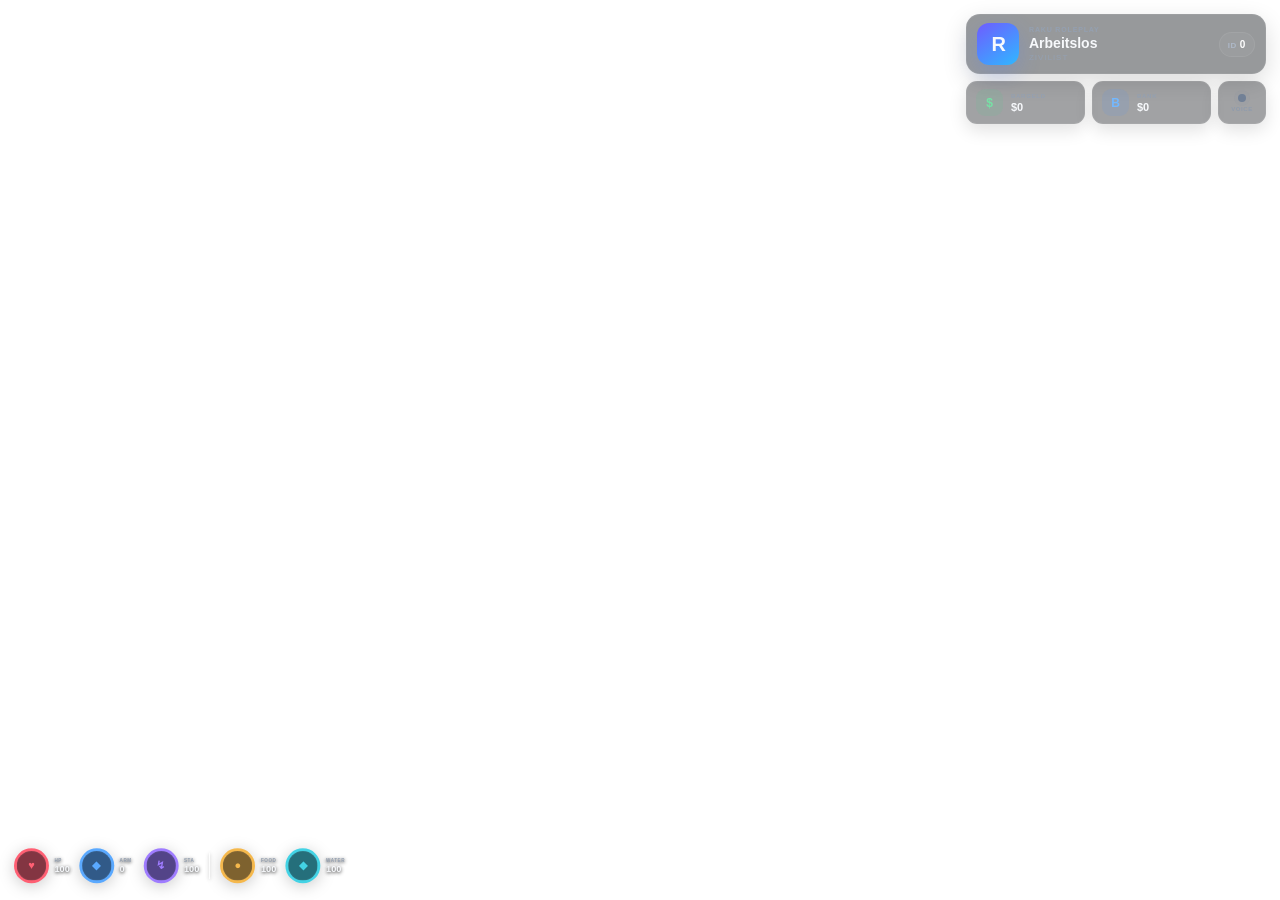
<file: raku_hud/html/index.html>
<!doctype html>
<html lang="de">
<head>
  <meta charset="UTF-8" />
  <meta name="viewport" content="width=device-width, initial-scale=1.0" />
  <title>Raku HUD</title>
  <link rel="stylesheet" href="style.css" />
</head>
<body>
  <main id="hud" class="hud">
    <section class="player-panel">
      <div class="player-line">
        <div class="server-mark">R</div>
        <div class="job-copy">
          <span class="overline">RAKU ROLEPLAY</span>
          <strong id="job">Arbeitslos</strong>
          <span id="grade">Zivilist</span>
        </div>
        <div class="id-chip">ID <b id="playerId">0</b></div>
      </div>

      <div class="finance-row">
        <div class="finance-chip cash-chip">
          <span class="finance-icon">$</span>
          <div><small>BARGELD</small><strong id="cash">$0</strong></div>
        </div>
        <div class="finance-chip bank-chip">
          <span class="finance-icon">B</span>
          <div><small>BANK</small><strong id="bank">$0</strong></div>
        </div>
        <div id="voiceChip" class="voice-chip">
          <span class="voice-dot"></span>
          <span id="voiceLabel">VOICE</span>
        </div>
      </div>
    </section>

    <section class="status-dock" aria-label="Spielerstatus">
      <div class="stat health" data-status="health" title="Gesundheit">
        <div class="ring"><span class="icon">♥</span></div>
        <div class="stat-copy"><small>HP</small><b id="healthValue">100</b></div>
      </div>

      <div class="stat armor" data-status="armor" title="Rüstung">
        <div class="ring"><span class="icon">◆</span></div>
        <div class="stat-copy"><small>ARM</small><b id="armorValue">0</b></div>
      </div>

      <div class="stat stamina" data-status="stamina" title="Ausdauer">
        <div class="ring"><span class="icon">↯</span></div>
        <div class="stat-copy"><small>STA</small><b id="staminaValue">100</b></div>
      </div>

      <div class="dock-separator"></div>

      <div class="stat hunger" data-status="hunger" title="Hunger">
        <div class="ring"><span class="icon">●</span></div>
        <div class="stat-copy"><small>FOOD</small><b id="hungerValue">100</b></div>
      </div>

      <div class="stat thirst" data-status="thirst" title="Durst">
        <div class="ring"><span class="icon">◆</span></div>
        <div class="stat-copy"><small>WATER</small><b id="thirstValue">100</b></div>
      </div>

      <div id="oxygenStat" class="stat oxygen contextual" data-status="oxygen" title="Sauerstoff">
        <div class="ring"><span class="icon">◌</span></div>
        <div class="stat-copy"><small>O2</small><b id="oxygenValue">100</b></div>
      </div>

      <div id="stressStat" class="stat stress contextual" data-status="stress" title="Stress">
        <div class="ring"><span class="icon">!</span></div>
        <div class="stat-copy"><small>STR</small><b id="stressValue">0</b></div>
      </div>
    </section>

    <section id="vehiclePanel" class="vehicle-panel hidden-panel">
      <div class="speed"><strong id="speed">0</strong><small>KM/H</small></div>
      <div class="vehicle-health">
        <span>MOTOR</span>
        <div class="vehicle-track"><i id="vehicleHealthBar"></i></div>
        <b id="vehicleHealthValue">100%</b>
      </div>
    </section>
  </main>

  <script src="app.js"></script>
</body>
</html>
</file>
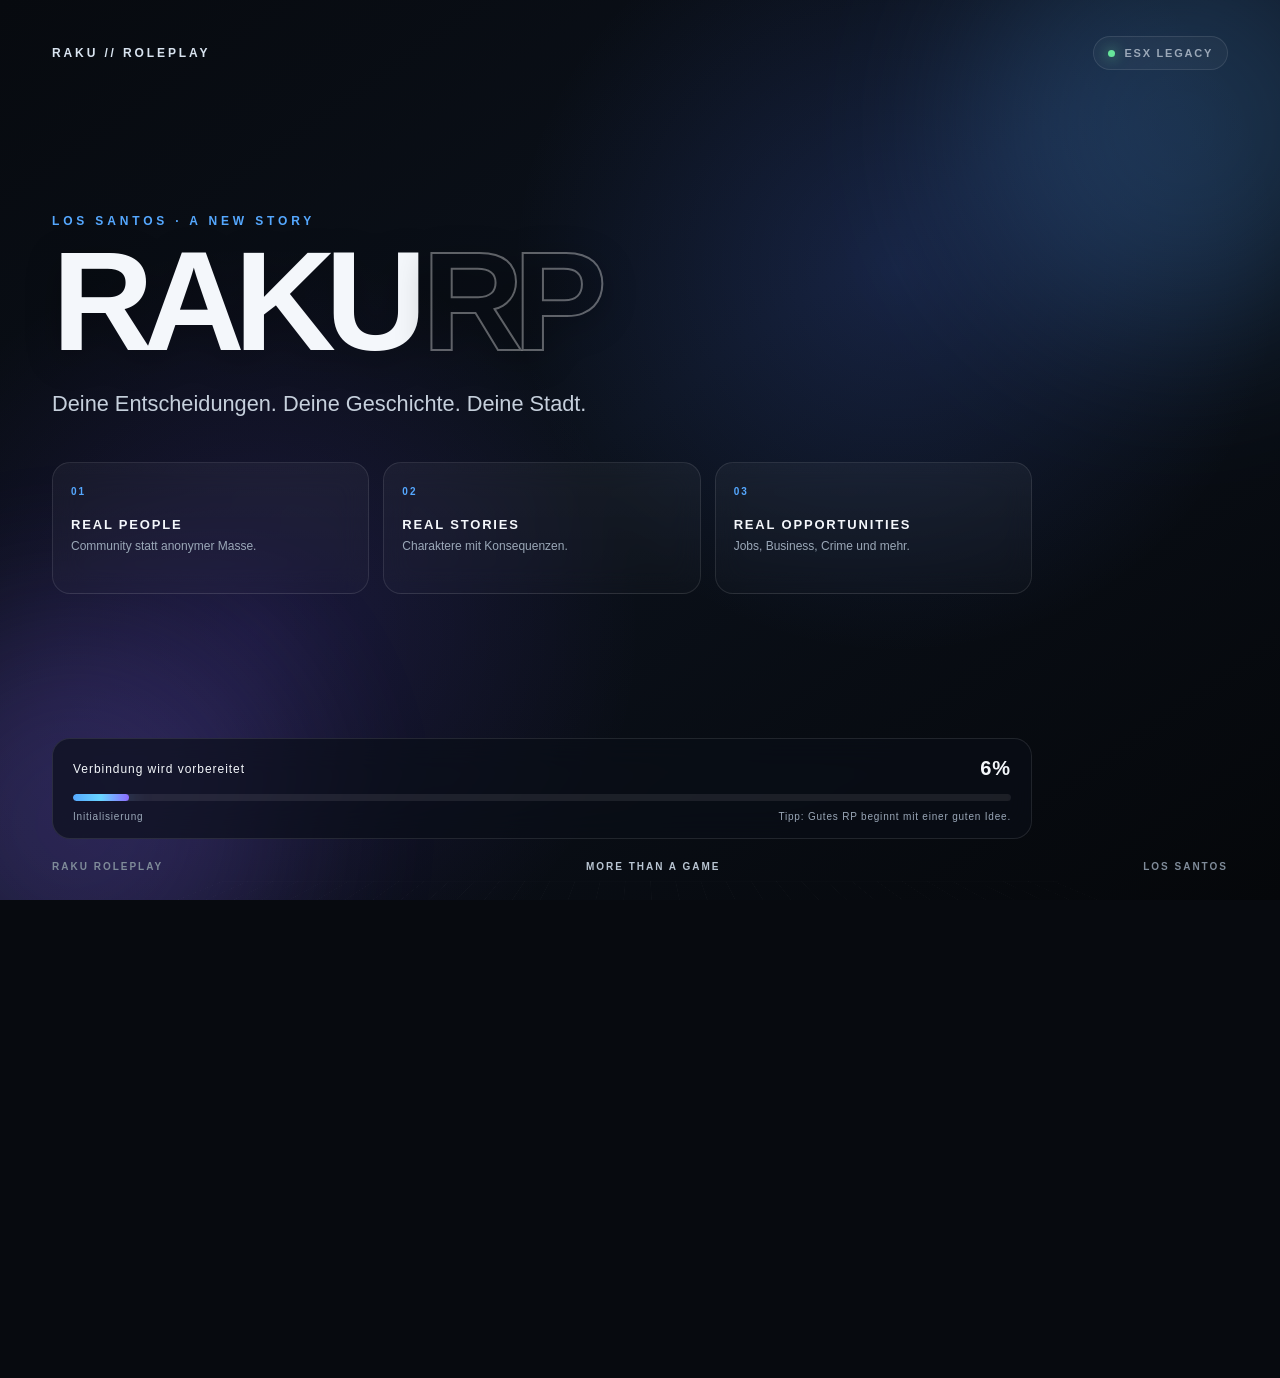
<file: raku_loadscreen/html/index.html>
<!doctype html>
<html lang="de">
<head>
  <meta charset="utf-8" />
  <meta name="viewport" content="width=device-width, initial-scale=1" />
  <title>Raku Roleplay</title>
  <link rel="stylesheet" href="style.css" />
</head>
<body>
  <div class="scene" aria-hidden="true">
    <div class="grid"></div>
    <div class="glow glow-a"></div>
    <div class="glow glow-b"></div>
    <div class="noise"></div>
  </div>

  <main class="shell">
    <header class="topbar">
      <div class="brand-mini">RAKU // ROLEPLAY</div>
      <div class="server-pill"><span class="dot"></span> ESX LEGACY</div>
    </header>

    <section class="hero">
      <div class="eyebrow">LOS SANTOS · A NEW STORY</div>
      <h1>RAKU<span>RP</span></h1>
      <p class="lead">Deine Entscheidungen. Deine Geschichte. Deine Stadt.</p>

      <div class="cards">
        <article>
          <span class="card-kicker">01</span>
          <h2>REAL PEOPLE</h2>
          <p>Community statt anonymer Masse.</p>
        </article>
        <article>
          <span class="card-kicker">02</span>
          <h2>REAL STORIES</h2>
          <p>Charaktere mit Konsequenzen.</p>
        </article>
        <article>
          <span class="card-kicker">03</span>
          <h2>REAL OPPORTUNITIES</h2>
          <p>Jobs, Business, Crime und mehr.</p>
        </article>
      </div>
    </section>

    <section class="loading-panel">
      <div class="loading-copy">
        <span id="status">Verbindung wird vorbereitet</span>
        <strong id="percent">0%</strong>
      </div>
      <div class="progress-track">
        <div class="progress-bar" id="progressBar"></div>
      </div>
      <div class="loading-meta">
        <span id="stage">Initialisierung</span>
        <span class="hint">Tipp: Gutes RP beginnt mit einer guten Idee.</span>
      </div>
    </section>

    <footer>
      <span>RAKU ROLEPLAY</span>
      <span class="footer-center">MORE THAN A GAME</span>
      <span>LOS SANTOS</span>
    </footer>
  </main>

  <script src="app.js"></script>
</body>
</html>
</file>
<file: raku_hud/html/style.css>
* { box-sizing: border-box; }

html, body {
  margin: 0;
  width: 100%;
  height: 100%;
  overflow: hidden;
  background: transparent !important;
  background-color: transparent !important;
  font-family: Arial, Helvetica, sans-serif;
  color: #f7f9fc;
}

body { pointer-events: none; }

:root {
  --muted: #94a0b1;
  --health: #ff5f73;
  --armor: #5aa9ff;
  --stamina: #9f7cff;
  --hunger: #f5b84c;
  --thirst: #43d3e5;
  --oxygen: #73e6ff;
  --stress: #ff8b5a;
}

.hud {
  position: fixed;
  inset: 0;
  opacity: 1;
  transition: opacity .18s ease;
  background: transparent !important;
}

.hud.hidden { opacity: 0; }

.player-panel {
  position: absolute;
  top: 2.1vh;
  right: 1.6vw;
  width: 330px;
  display: flex;
  flex-direction: column;
  gap: 7px;
}

.player-line {
  display: grid;
  grid-template-columns: 42px 1fr auto;
  align-items: center;
  gap: 10px;
  min-height: 58px;
  padding: 8px 10px;
  border-radius: 14px;
  background: rgba(8, 12, 18, .42);
  border: 1px solid rgba(255,255,255,.06);
  box-shadow: 0 8px 24px rgba(0,0,0,.14);
}

.server-mark {
  width: 42px;
  height: 42px;
  display: grid;
  place-items: center;
  border-radius: 12px;
  font-size: 20px;
  font-weight: 900;
  letter-spacing: -.08em;
  background: linear-gradient(145deg, #6f5cff, #2fb8ff);
  box-shadow: 0 8px 22px rgba(68,117,255,.24);
}

.job-copy {
  min-width: 0;
  display: flex;
  flex-direction: column;
  gap: 2px;
}

.overline,
.job-copy > span:last-child,
.finance-chip small,
.stat-copy small,
.vehicle-health span {
  color: var(--muted);
  text-transform: uppercase;
  letter-spacing: .12em;
}

.overline { font-size: 7px; font-weight: 800; }
.job-copy strong { font-size: 14px; white-space: nowrap; overflow: hidden; text-overflow: ellipsis; }
.job-copy > span:last-child { font-size: 8px; }

.id-chip {
  padding: 6px 8px;
  border-radius: 999px;
  background: rgba(255,255,255,.04);
  border: 1px solid rgba(255,255,255,.07);
  color: #aeb9c8;
  font-size: 8px;
  font-weight: 800;
  letter-spacing: .08em;
}
.id-chip b { color: white; font-size: 10px; }

.finance-row {
  display: grid;
  grid-template-columns: 1fr 1fr auto;
  gap: 7px;
}

.finance-chip,
.voice-chip {
  min-width: 0;
  min-height: 42px;
  border-radius: 11px;
  background: rgba(8, 12, 18, .38);
  border: 1px solid rgba(255,255,255,.055);
  box-shadow: 0 6px 18px rgba(0,0,0,.12);
}

.finance-chip {
  display: flex;
  align-items: center;
  gap: 8px;
  padding: 7px 9px;
}

.finance-icon {
  width: 27px;
  height: 27px;
  flex: 0 0 27px;
  display: grid;
  place-items: center;
  border-radius: 9px;
  font-size: 12px;
  font-weight: 900;
  color: #76e2a6;
  background: rgba(74,210,133,.11);
}
.bank-chip .finance-icon { color: #73b8ff; background: rgba(74,149,255,.11); }
.finance-chip small { display: block; font-size: 6px; font-weight: 800; margin-bottom: 2px; }
.finance-chip strong { display: block; max-width: 90px; overflow: hidden; white-space: nowrap; text-overflow: ellipsis; font-size: 11px; }

.voice-chip {
  width: 48px;
  display: flex;
  flex-direction: column;
  align-items: center;
  justify-content: center;
  gap: 4px;
  font-size: 6px;
  font-weight: 800;
  letter-spacing: .1em;
  color: #8f9bad;
}
.voice-dot {
  width: 8px;
  height: 8px;
  border-radius: 50%;
  background: #718096;
  box-shadow: 0 0 0 4px rgba(113,128,150,.08);
  transition: .15s ease;
}
.voice-chip.talking .voice-dot {
  background: #65e69c;
  box-shadow: 0 0 0 4px rgba(101,230,156,.10), 0 0 14px rgba(101,230,156,.45);
}
.voice-chip.talking { color: #b9f4d1; }

/* Fully floating status HUD: no black parent container */
.status-dock {
  position: absolute;
  left: 1.5vw;
  bottom: 2.1vh;
  display: flex;
  align-items: center;
  gap: 10px;
  padding: 0;
  margin: 0;
  background: transparent !important;
  border: 0 !important;
  box-shadow: none !important;
  backdrop-filter: none !important;
  -webkit-backdrop-filter: none !important;
}

.stat {
  --stat-color: #fff;
  --value: 100;
  min-width: 55px;
  height: 44px;
  display: flex;
  align-items: center;
  gap: 6px;
  padding: 0;
  border: 0;
  background: transparent !important;
  box-shadow: none !important;
  transition: opacity .16s ease, transform .16s ease;
}

.stat.health { --stat-color: var(--health); }
.stat.armor { --stat-color: var(--armor); }
.stat.stamina { --stat-color: var(--stamina); }
.stat.hunger { --stat-color: var(--hunger); }
.stat.thirst { --stat-color: var(--thirst); }
.stat.oxygen { --stat-color: var(--oxygen); }
.stat.stress { --stat-color: var(--stress); }

.ring {
  position: relative;
  width: 38px;
  height: 38px;
  flex: 0 0 38px;
  display: grid;
  place-items: center;
  border-radius: 50%;
  background: conic-gradient(var(--stat-color) calc(var(--value) * 1%), rgba(255,255,255,.12) 0);
  filter: drop-shadow(0 3px 8px rgba(0,0,0,.20));
}

.ring::after {
  content: '';
  position: absolute;
  inset: 3px;
  border-radius: inherit;
  background: rgba(8, 12, 18, .50);
  border: 1px solid rgba(255,255,255,.035);
}

.icon {
  position: relative;
  z-index: 1;
  color: var(--stat-color);
  font-size: 12px;
  font-weight: 900;
}

.stat-copy {
  min-width: 16px;
  display: flex;
  flex-direction: column;
  gap: 1px;
  text-shadow: 0 1px 4px rgba(0,0,0,.9);
}
.stat-copy small { font-size: 5px; font-weight: 800; }
.stat-copy b { font-size: 10px; }

.dock-separator {
  width: 1px;
  height: 28px;
  margin: 0 1px;
  background: rgba(255,255,255,.13);
  box-shadow: 0 1px 4px rgba(0,0,0,.35);
}

.stat.contextual { display: none; }
.stat.contextual.show { display: flex; animation: appear .18s ease; }
.stat.warning .ring { filter: drop-shadow(0 0 8px rgba(255,91,91,.18)); }
.stat.critical { animation: criticalPulse 1s ease-in-out infinite; }

.vehicle-panel {
  position: absolute;
  right: 1.6vw;
  bottom: 2.1vh;
  min-width: 220px;
  min-height: 58px;
  border-radius: 14px;
  padding: 8px 11px;
  display: grid;
  grid-template-columns: auto 1fr;
  gap: 14px;
  align-items: center;
  background: rgba(8,12,18,.40);
  border: 1px solid rgba(255,255,255,.055);
  box-shadow: 0 8px 24px rgba(0,0,0,.14);
  transition: opacity .18s ease, transform .18s ease;
}
.hidden-panel { opacity: 0; transform: translateY(12px); }
.speed { display: flex; align-items: baseline; gap: 5px; }
.speed strong { font-size: 26px; line-height: 1; }
.speed small { color: var(--muted); font-size: 7px; font-weight: 800; letter-spacing: .1em; }
.vehicle-health { display: grid; grid-template-columns: 1fr auto; gap: 5px 8px; align-items: center; }
.vehicle-health span { font-size: 6px; font-weight: 800; }
.vehicle-health b { font-size: 8px; color: #b9c4d1; }
.vehicle-track { grid-column: 1 / -1; height: 4px; border-radius: 999px; background: rgba(255,255,255,.07); overflow: hidden; }
.vehicle-track i { display: block; width: 100%; height: 100%; border-radius: inherit; background: linear-gradient(90deg, #63dfa0, #7ac8ff); transition: width .2s ease; }

@keyframes criticalPulse {
  0%, 100% { transform: scale(1); }
  50% { transform: scale(1.05); }
}
@keyframes appear {
  from { opacity: 0; transform: translateY(5px); }
  to { opacity: 1; transform: none; }
}

@media (max-width: 1280px) {
  .player-panel { width: 300px; right: 14px; top: 14px; }
  .status-dock { left: 14px; bottom: 14px; transform: scale(.92); transform-origin: left bottom; }
  .vehicle-panel { right: 14px; bottom: 14px; transform-origin: right bottom; }
}
</file>
<file: raku_loadscreen/html/style.css>
:root {
  --bg: #070a0f;
  --panel: rgba(10, 15, 23, 0.66);
  --line: rgba(255,255,255,0.10);
  --text: #f4f7fb;
  --muted: #9ba8b8;
  --accent: #55a8ff;
  --accent-2: #8d6bff;
}

* { box-sizing: border-box; }

html, body {
  margin: 0;
  width: 100%;
  height: 100%;
  overflow: hidden;
  font-family: "Segoe UI", Arial, sans-serif;
  background: var(--bg);
  color: var(--text);
}

body { position: relative; }

.scene {
  position: absolute;
  inset: 0;
  background:
    radial-gradient(circle at 70% 30%, rgba(79, 122, 255, 0.18), transparent 35%),
    radial-gradient(circle at 20% 70%, rgba(122, 74, 255, 0.15), transparent 32%),
    linear-gradient(145deg, #070a0f 0%, #0b111b 48%, #05070a 100%);
}

.grid {
  position: absolute;
  inset: -20%;
  background-image:
    linear-gradient(rgba(255,255,255,0.025) 1px, transparent 1px),
    linear-gradient(90deg, rgba(255,255,255,0.025) 1px, transparent 1px);
  background-size: 54px 54px;
  transform: perspective(700px) rotateX(62deg) translateY(28%);
  transform-origin: center bottom;
  animation: drift 18s linear infinite;
}

.glow {
  position: absolute;
  width: 32vw;
  height: 32vw;
  border-radius: 999px;
  filter: blur(85px);
  opacity: 0.22;
}

.glow-a {
  right: -8vw;
  top: -6vw;
  background: var(--accent);
  animation: floatA 10s ease-in-out infinite alternate;
}

.glow-b {
  left: -10vw;
  bottom: -10vw;
  background: var(--accent-2);
  animation: floatB 12s ease-in-out infinite alternate;
}

.noise {
  position: absolute;
  inset: 0;
  opacity: 0.035;
  background-image: radial-gradient(rgba(255,255,255,0.9) 0.65px, transparent 0.65px);
  background-size: 4px 4px;
}

.shell {
  position: relative;
  z-index: 2;
  display: grid;
  grid-template-rows: auto 1fr auto auto;
  min-height: 100vh;
  padding: 36px 52px 28px;
}

.topbar,
footer {
  display: flex;
  align-items: center;
  justify-content: space-between;
}

.brand-mini {
  font-size: 12px;
  font-weight: 700;
  letter-spacing: 0.24em;
  color: #d9e4f0;
}

.server-pill {
  display: inline-flex;
  gap: 9px;
  align-items: center;
  padding: 10px 14px;
  border: 1px solid var(--line);
  border-radius: 999px;
  background: rgba(255,255,255,0.035);
  font-size: 11px;
  font-weight: 700;
  letter-spacing: 0.16em;
  color: var(--muted);
}

.dot {
  width: 7px;
  height: 7px;
  border-radius: 50%;
  background: #67e59b;
  box-shadow: 0 0 14px rgba(103,229,155,.9);
}

.hero {
  align-self: center;
  width: min(980px, 84vw);
}

.eyebrow {
  font-size: 12px;
  font-weight: 700;
  letter-spacing: 0.32em;
  color: var(--accent);
  margin-bottom: 12px;
}

h1 {
  margin: 0;
  font-size: clamp(72px, 11vw, 170px);
  line-height: 0.88;
  letter-spacing: -0.075em;
  font-weight: 800;
  text-shadow: 0 8px 35px rgba(0,0,0,.3);
}

h1 span {
  color: transparent;
  -webkit-text-stroke: 2px rgba(255,255,255,.35);
  margin-left: 0.04em;
}

.lead {
  margin: 24px 0 0;
  max-width: 700px;
  color: #c6d0dc;
  font-size: clamp(18px, 1.7vw, 28px);
  line-height: 1.45;
}

.cards {
  display: grid;
  grid-template-columns: repeat(3, minmax(0, 1fr));
  gap: 14px;
  margin-top: 42px;
}

.cards article {
  min-height: 132px;
  padding: 18px;
  border: 1px solid var(--line);
  background: linear-gradient(180deg, rgba(255,255,255,.045), rgba(255,255,255,.018));
  backdrop-filter: blur(14px);
  border-radius: 18px;
}

.card-kicker {
  font-size: 10px;
  letter-spacing: 0.2em;
  color: var(--accent);
  font-weight: 700;
}

.cards h2 {
  margin: 18px 0 5px;
  font-size: 13px;
  letter-spacing: 0.14em;
}

.cards p {
  margin: 0;
  color: var(--muted);
  font-size: 12px;
  line-height: 1.5;
}

.loading-panel {
  width: min(980px, 84vw);
  padding: 18px 20px 16px;
  margin-bottom: 18px;
  border-radius: 18px;
  border: 1px solid var(--line);
  background: var(--panel);
  backdrop-filter: blur(16px);
}

.loading-copy,
.loading-meta {
  display: flex;
  justify-content: space-between;
  align-items: center;
  gap: 20px;
}

.loading-copy {
  font-size: 12px;
  letter-spacing: 0.08em;
}

.loading-copy strong { font-size: 20px; }

.progress-track {
  height: 7px;
  margin: 14px 0 10px;
  overflow: hidden;
  border-radius: 999px;
  background: rgba(255,255,255,.08);
}

.progress-bar {
  width: 0%;
  height: 100%;
  border-radius: inherit;
  background: linear-gradient(90deg, var(--accent), #69d5ff, var(--accent-2));
  box-shadow: 0 0 22px rgba(85,168,255,.6);
  transition: width 300ms ease;
}

.loading-meta {
  color: var(--muted);
  font-size: 10px;
  letter-spacing: 0.08em;
}

footer {
  padding-top: 4px;
  color: #7f8b99;
  font-size: 10px;
  font-weight: 600;
  letter-spacing: 0.2em;
}

.footer-center { color: #b9c5d2; }

@keyframes drift {
  from { transform: perspective(700px) rotateX(62deg) translateY(28%) translateX(0); }
  to { transform: perspective(700px) rotateX(62deg) translateY(28%) translateX(-54px); }
}

@keyframes floatA {
  from { transform: translate(0,0) scale(1); }
  to { transform: translate(-5vw, 4vh) scale(1.12); }
}

@keyframes floatB {
  from { transform: translate(0,0) scale(1); }
  to { transform: translate(7vw, -5vh) scale(1.08); }
}

@media (max-width: 900px) {
  .shell { padding: 26px; }
  .hero, .loading-panel { width: 100%; }
  .cards { grid-template-columns: 1fr; max-width: 520px; }
  .cards article { min-height: auto; }
  .hint { display: none; }
}
</file>
